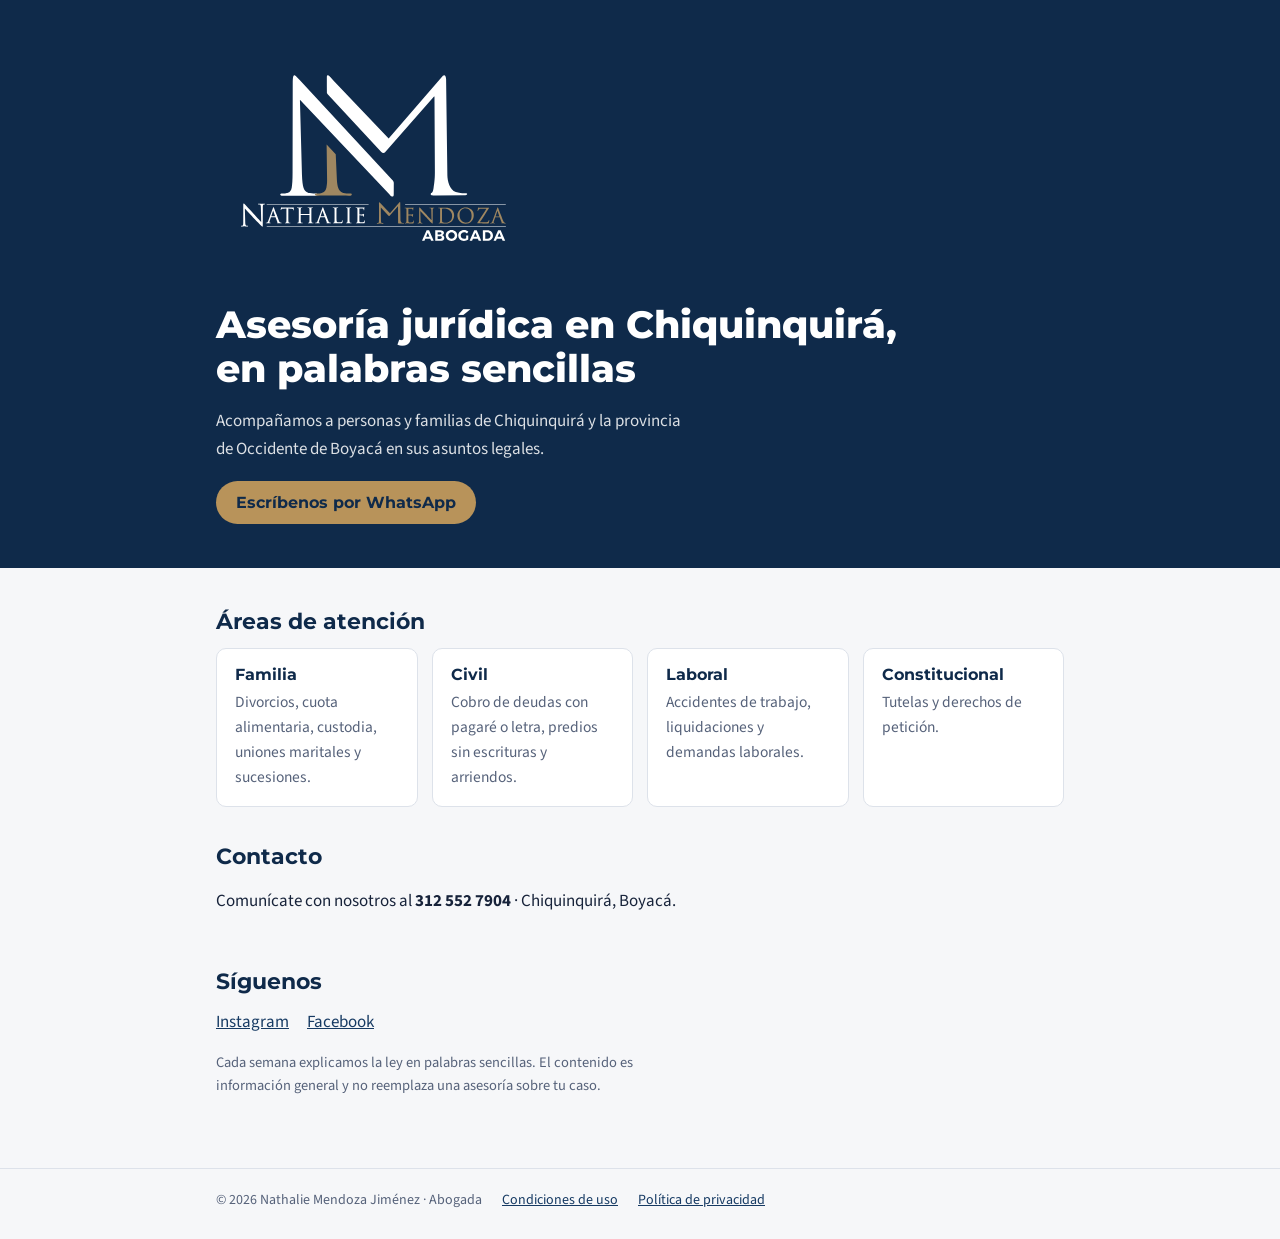
<file: index.html>
<!doctype html>
<html lang="es-CO">
<head>
<meta charset="utf-8">
<meta name="viewport" content="width=device-width, initial-scale=1">
<title>Nathalie Mendoza Jiménez · Abogada en Chiquinquirá</title>
<meta name="description" content="Abogada en Chiquinquirá, Boyacá. Derecho de familia, civil, laboral y constitucional. Comunícate al 312 552 7904.">
<link rel="icon" href="icono.png">
<link rel="stylesheet" href="https://fonts.googleapis.com/css2?family=Montserrat:wght@700;800&family=Source+Sans+3:wght@400;600&display=swap">
<link rel="stylesheet" href="estilo.css">
</head>
<body>
<header class="cab">
  <div class="env">
    <img src="logo.svg" alt="Nathalie Mendoza, abogada">
    <h1>Asesoría jurídica en Chiquinquirá, en palabras sencillas</h1>
    <p>Acompañamos a personas y familias de Chiquinquirá y la provincia de Occidente de Boyacá en sus asuntos legales.</p>
    <a class="boton" href="https://wa.me/573125527904">Escríbenos por WhatsApp</a>
  </div>
</header>
<main>
  <div class="env">
    <section>
      <h2>Áreas de atención</h2>
      <div class="areas">
        <div class="area"><h3>Familia</h3><p>Divorcios, cuota alimentaria, custodia, uniones maritales y sucesiones.</p></div>
        <div class="area"><h3>Civil</h3><p>Cobro de deudas con pagaré o letra, predios sin escrituras y arriendos.</p></div>
        <div class="area"><h3>Laboral</h3><p>Accidentes de trabajo, liquidaciones y demandas laborales.</p></div>
        <div class="area"><h3>Constitucional</h3><p>Tutelas y derechos de petición.</p></div>
      </div>
    </section>
    <section>
      <h2>Contacto</h2>
      <p>Comunícate con nosotros al <b class="tel">312 552 7904</b> · Chiquinquirá, Boyacá.</p>
    </section>
    <section>
      <h2>Síguenos</h2>
      <div class="redes">
        <a href="https://www.instagram.com/nathalie.mendoza.abogada/">Instagram</a>
        <a href="https://www.facebook.com/105500705426819">Facebook</a>
      </div>
      <p class="nota">Cada semana explicamos la ley en palabras sencillas. El contenido es información general y no reemplaza una asesoría sobre tu caso.</p>
    </section>
  </div>
</main>
<footer><div class="env"><span>© 2026 Nathalie Mendoza Jiménez · Abogada</span><a href="terminos.html">Condiciones de uso</a><a href="privacidad.html">Política de privacidad</a></div></footer>
</body>
</html>
</file>
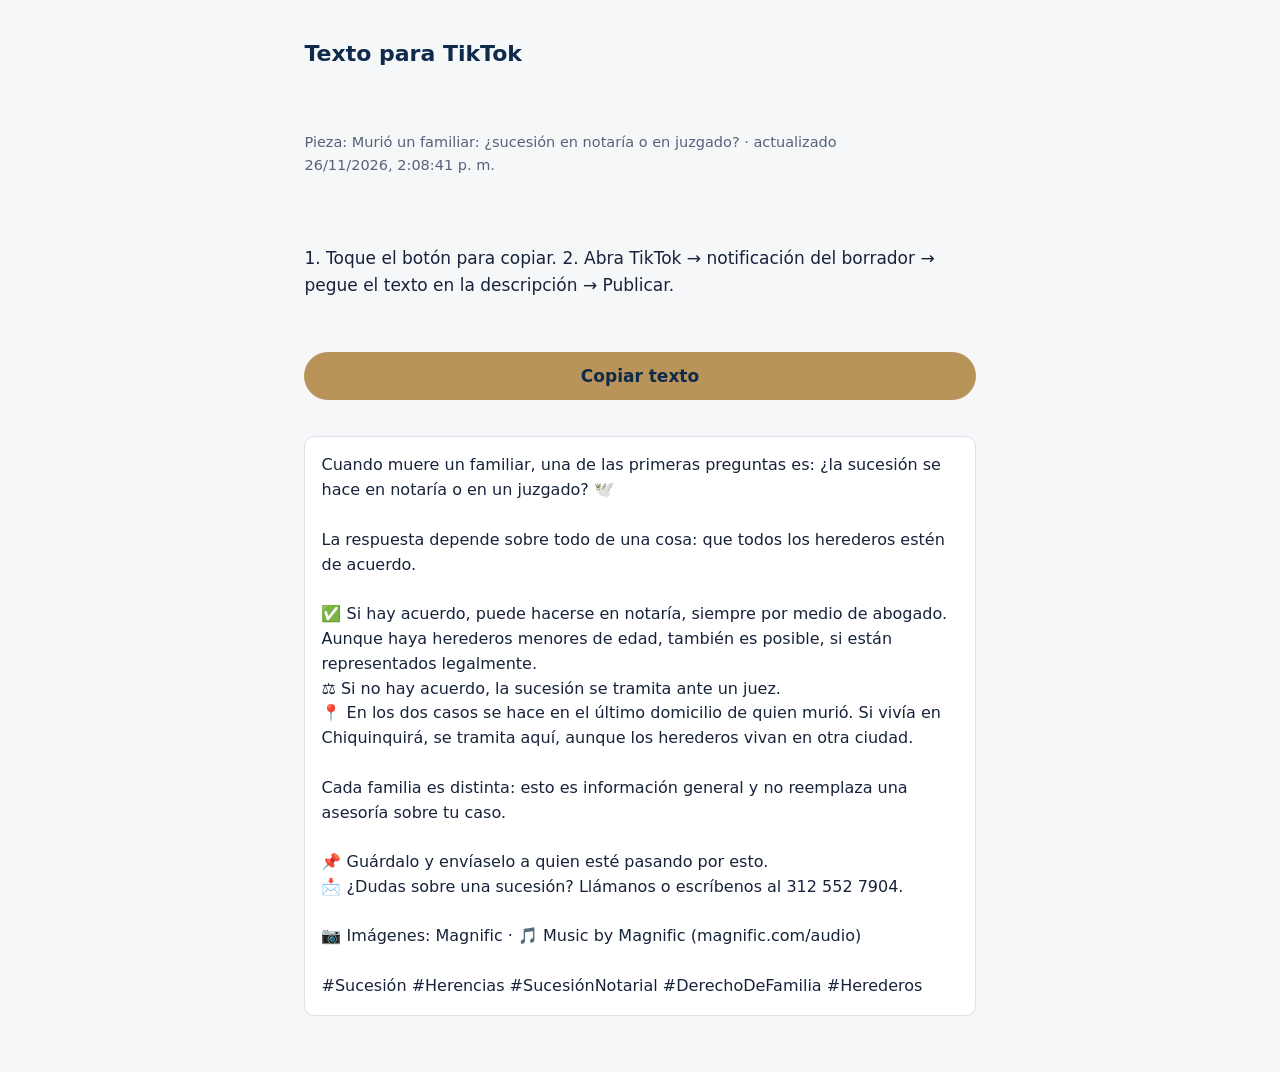
<file: tiktok/index.html>
<!doctype html>
<html lang="es-CO"><head><meta charset="utf-8"><meta name="viewport" content="width=device-width, initial-scale=1">
<meta name="robots" content="noindex"><title>Texto para TikTok</title><link rel="icon" href="../icono.png"><link rel="stylesheet" href="../estilo.css">
<style>pre{white-space:pre-wrap;font:16px/1.55 var(--texto);background:#fff;border:1px solid var(--linea);border-radius:10px;padding:16px;margin:0}
button{font:700 17px var(--titulos);background:var(--dorado);color:var(--azul);border:0;border-radius:99px;padding:14px 22px;cursor:pointer}</style></head>
<body><main><div class="env legal">
<h2>Texto para TikTok</h2>
<p class="nota">Pieza: Murió un familiar: ¿sucesión en notaría o en juzgado? · actualizado 26/11/2026, 2:08:41 p. m.</p>
<p>1. Toque el botón para copiar. 2. Abra TikTok → notificación del borrador → pegue el texto en la descripción → Publicar.</p>
<button id="copiar" type="button">Copiar texto</button>
<pre id="texto">Cuando muere un familiar, una de las primeras preguntas es: ¿la sucesión se hace en notaría o en un juzgado? 🕊️

La respuesta depende sobre todo de una cosa: que todos los herederos estén de acuerdo.

✅ Si hay acuerdo, puede hacerse en notaría, siempre por medio de abogado. Aunque haya herederos menores de edad, también es posible, si están representados legalmente.
⚖️ Si no hay acuerdo, la sucesión se tramita ante un juez.
📍 En los dos casos se hace en el último domicilio de quien murió. Si vivía en Chiquinquirá, se tramita aquí, aunque los herederos vivan en otra ciudad.

Cada familia es distinta: esto es información general y no reemplaza una asesoría sobre tu caso.

📌 Guárdalo y envíaselo a quien esté pasando por esto.
📩 ¿Dudas sobre una sucesión? Llámanos o escríbenos al 312 552 7904.

📷 Imágenes: Magnific · 🎵 Music by Magnific (magnific.com/audio)

#Sucesión #Herencias #SucesiónNotarial #DerechoDeFamilia #Herederos</pre>
</div></main>
<script>document.getElementById('copiar').onclick=async()=>{const b=document.getElementById('copiar');try{await navigator.clipboard.writeText(document.getElementById('texto').innerText);b.textContent='Copiado ✓'}catch(e){const r=document.createRange();r.selectNodeContents(document.getElementById('texto'));const s=getSelection();s.removeAllRanges();s.addRange(r);b.textContent='Texto seleccionado: toque Copiar'}}</script>
</body></html>
</file>
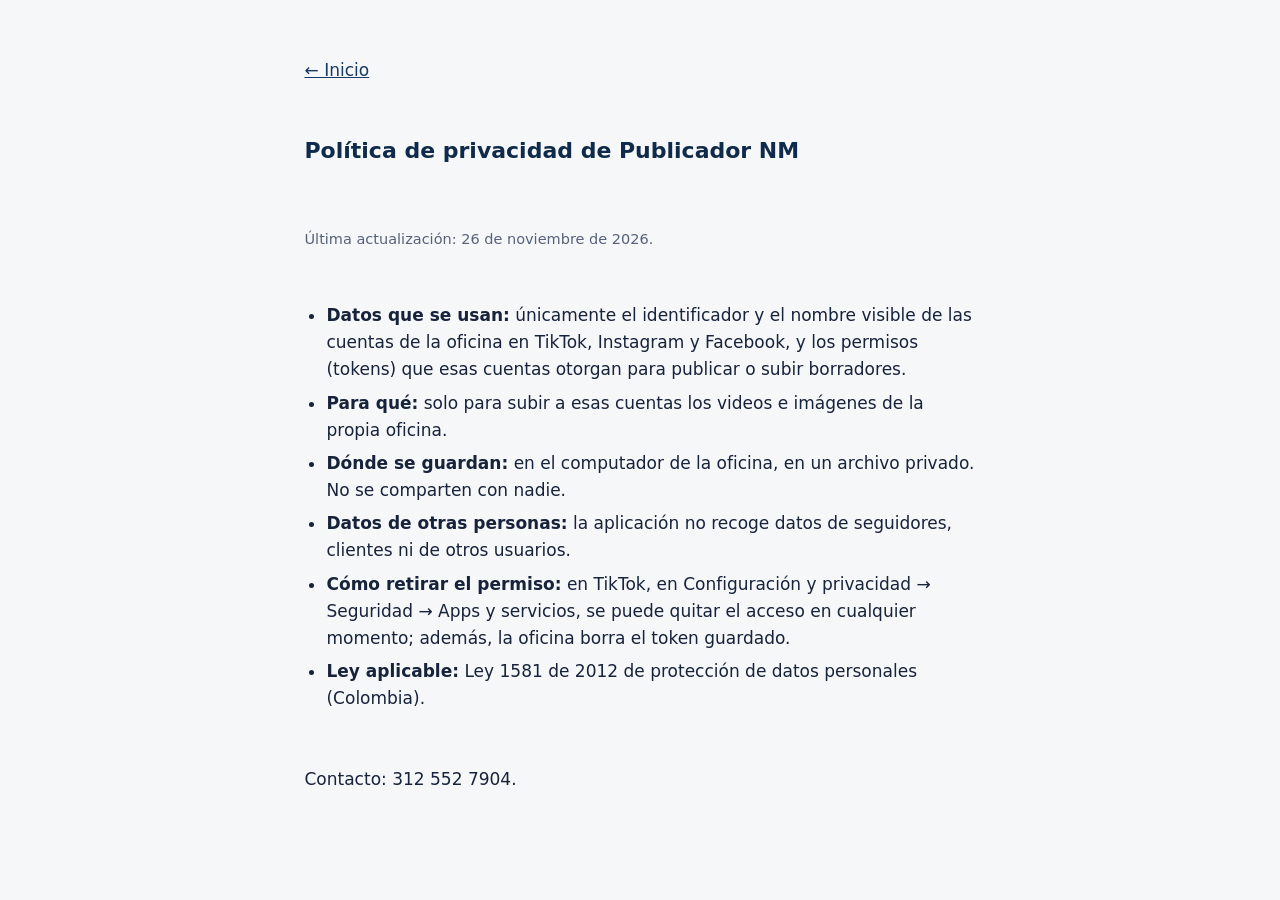
<file: privacidad.html>
<!doctype html>
<html lang="es-CO">
<head>
<meta charset="utf-8">
<meta name="viewport" content="width=device-width, initial-scale=1">
<title>Política de privacidad · Publicador NM</title>
<link rel="icon" href="icono.png">
<link rel="stylesheet" href="estilo.css">
</head>
<body>
<main><div class="env legal">
  <p><a href="./">← Inicio</a></p>
  <h2>Política de privacidad de Publicador NM</h2>
  <p class="nota">Última actualización: 26 de noviembre de 2026.</p>
  <ul>
    <li><b>Datos que se usan:</b> únicamente el identificador y el nombre visible de las cuentas de la oficina en TikTok, Instagram y Facebook, y los permisos (tokens) que esas cuentas otorgan para publicar o subir borradores.</li>
    <li><b>Para qué:</b> solo para subir a esas cuentas los videos e imágenes de la propia oficina.</li>
    <li><b>Dónde se guardan:</b> en el computador de la oficina, en un archivo privado. No se comparten con nadie.</li>
    <li><b>Datos de otras personas:</b> la aplicación no recoge datos de seguidores, clientes ni de otros usuarios.</li>
    <li><b>Cómo retirar el permiso:</b> en TikTok, en Configuración y privacidad → Seguridad → Apps y servicios, se puede quitar el acceso en cualquier momento; además, la oficina borra el token guardado.</li>
    <li><b>Ley aplicable:</b> Ley 1581 de 2012 de protección de datos personales (Colombia).</li>
  </ul>
  <p>Contacto: <span class="tel">312 552 7904</span>.</p>
</div></main>
</body>
</html>
</file>
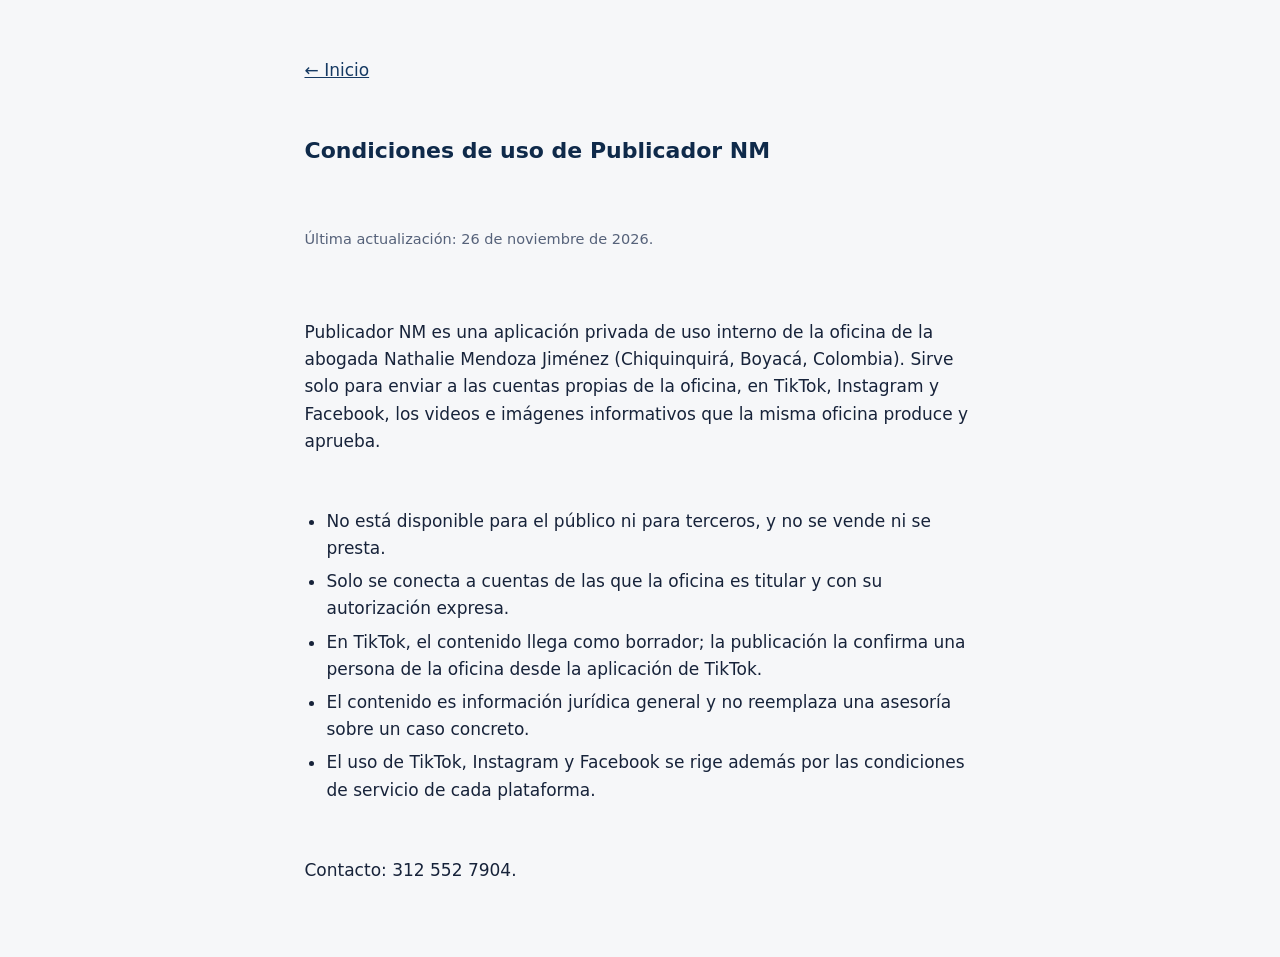
<file: terminos.html>
<!doctype html>
<html lang="es-CO">
<head>
<meta charset="utf-8">
<meta name="viewport" content="width=device-width, initial-scale=1">
<title>Condiciones de uso · Publicador NM</title>
<link rel="icon" href="icono.png">
<link rel="stylesheet" href="estilo.css">
</head>
<body>
<main><div class="env legal">
  <p><a href="./">← Inicio</a></p>
  <h2>Condiciones de uso de Publicador NM</h2>
  <p class="nota">Última actualización: 26 de noviembre de 2026.</p>
  <p>Publicador NM es una aplicación privada de uso interno de la oficina de la abogada Nathalie Mendoza Jiménez (Chiquinquirá, Boyacá, Colombia). Sirve solo para enviar a las cuentas propias de la oficina, en TikTok, Instagram y Facebook, los videos e imágenes informativos que la misma oficina produce y aprueba.</p>
  <ul>
    <li>No está disponible para el público ni para terceros, y no se vende ni se presta.</li>
    <li>Solo se conecta a cuentas de las que la oficina es titular y con su autorización expresa.</li>
    <li>En TikTok, el contenido llega como borrador; la publicación la confirma una persona de la oficina desde la aplicación de TikTok.</li>
    <li>El contenido es información jurídica general y no reemplaza una asesoría sobre un caso concreto.</li>
    <li>El uso de TikTok, Instagram y Facebook se rige además por las condiciones de servicio de cada plataforma.</li>
  </ul>
  <p>Contacto: <span class="tel">312 552 7904</span>.</p>
</div></main>
</body>
</html>
</file>
<file: estilo.css>
:root {
  --azul: #0f2a4a; --azul-2: #163a63; --dorado: #b8935a; --dorado-claro: #d9bc8c;
  --fondo: #f6f7f9; --papel: #ffffff; --tinta: #17233a; --suave: #56627a; --linea: #dde2ea;
  --titulos: "Montserrat", "Segoe UI", system-ui, sans-serif;
  --texto: "Source Sans 3", "Segoe UI", system-ui, sans-serif;
}
* { box-sizing: border-box; }
body { margin: 0; background: var(--fondo); color: var(--tinta); font: 17px/1.6 var(--texto); }
a { color: var(--azul-2); }
.cab { background: var(--azul); color: #fff; }
.cab .env { display: grid; gap: 18px; justify-items: start; padding-block: 40px 44px; }
.cab img { width: min(320px, 80%); }
.cab h1 { font: 800 clamp(26px, 5vw, 38px)/1.15 var(--titulos); margin: 0; text-wrap: balance; }
.cab p { margin: 0; color: rgba(255,255,255,.85); max-width: 60ch; }
.env { max-width: 880px; margin: 0 auto; padding-left: 16px; padding-right: 16px; }
main .env { display: grid; gap: 36px; padding-block: 40px 56px; }
h2 { font: 700 22px/1.3 var(--titulos); color: var(--azul); margin: 0 0 12px; }
.areas { display: grid; grid-template-columns: repeat(auto-fit, minmax(190px, 1fr)); gap: 14px; }
.area { background: var(--papel); border: 1px solid var(--linea); border-radius: 10px; padding: 16px 18px; }
.area h3 { font: 700 16px var(--titulos); margin: 0 0 6px; color: var(--azul); }
.area p { margin: 0; color: var(--suave); font-size: 15.5px; }
.boton { display: inline-block; background: var(--dorado); color: var(--azul); font: 700 16px var(--titulos);
  padding: 12px 20px; border-radius: 99px; text-decoration: none; }
.boton:focus-visible, a:focus-visible { outline: 3px solid var(--dorado-claro); outline-offset: 3px; }
.redes { display: flex; flex-wrap: wrap; gap: 10px 18px; }
.nota { color: var(--suave); font-size: 14.5px; max-width: 65ch; }
.legal { display: grid; gap: 10px; max-width: 65ch; }
.legal ul { margin: 0; padding-left: 22px; display: grid; gap: 6px; }
footer { border-top: 1px solid var(--linea); }
footer .env { padding-block: 20px 28px; display: flex; flex-wrap: wrap; gap: 8px 20px; color: var(--suave); font-size: 14px; }
.tel { white-space: nowrap; }
</file>
